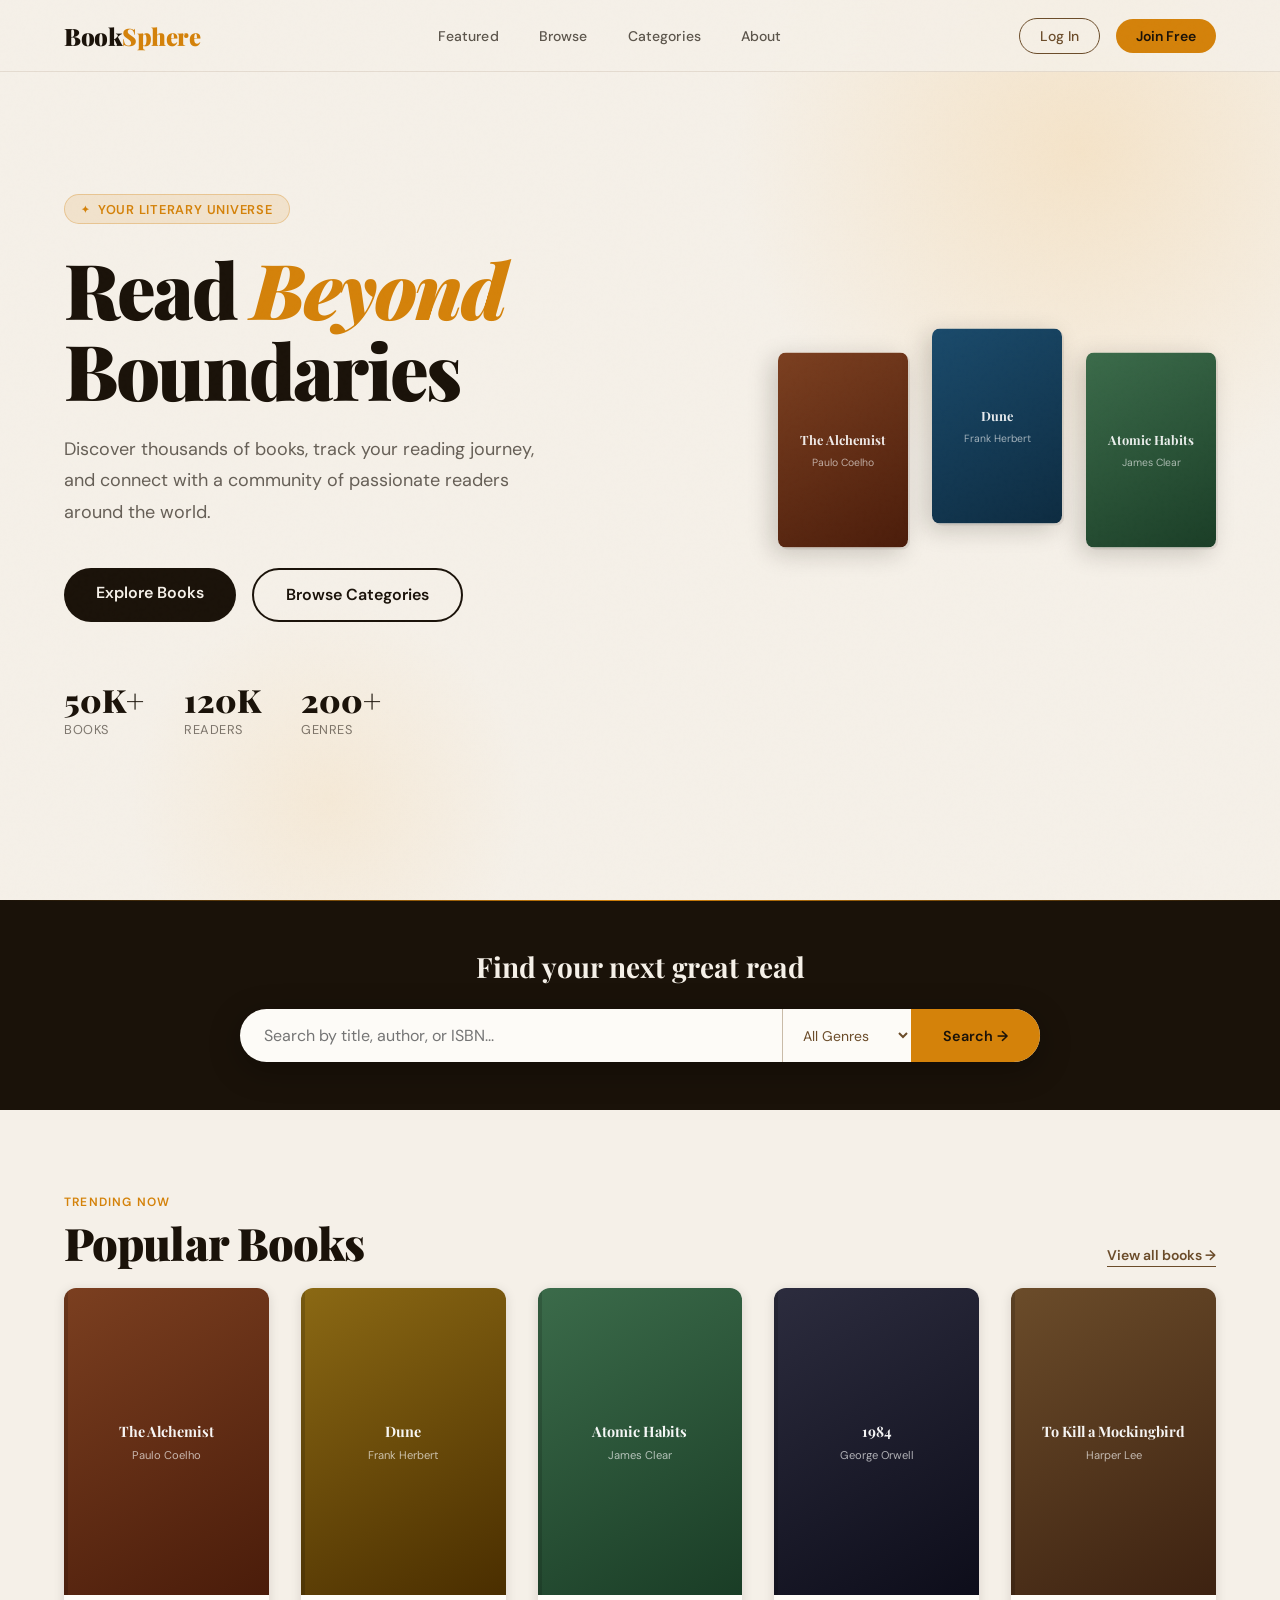
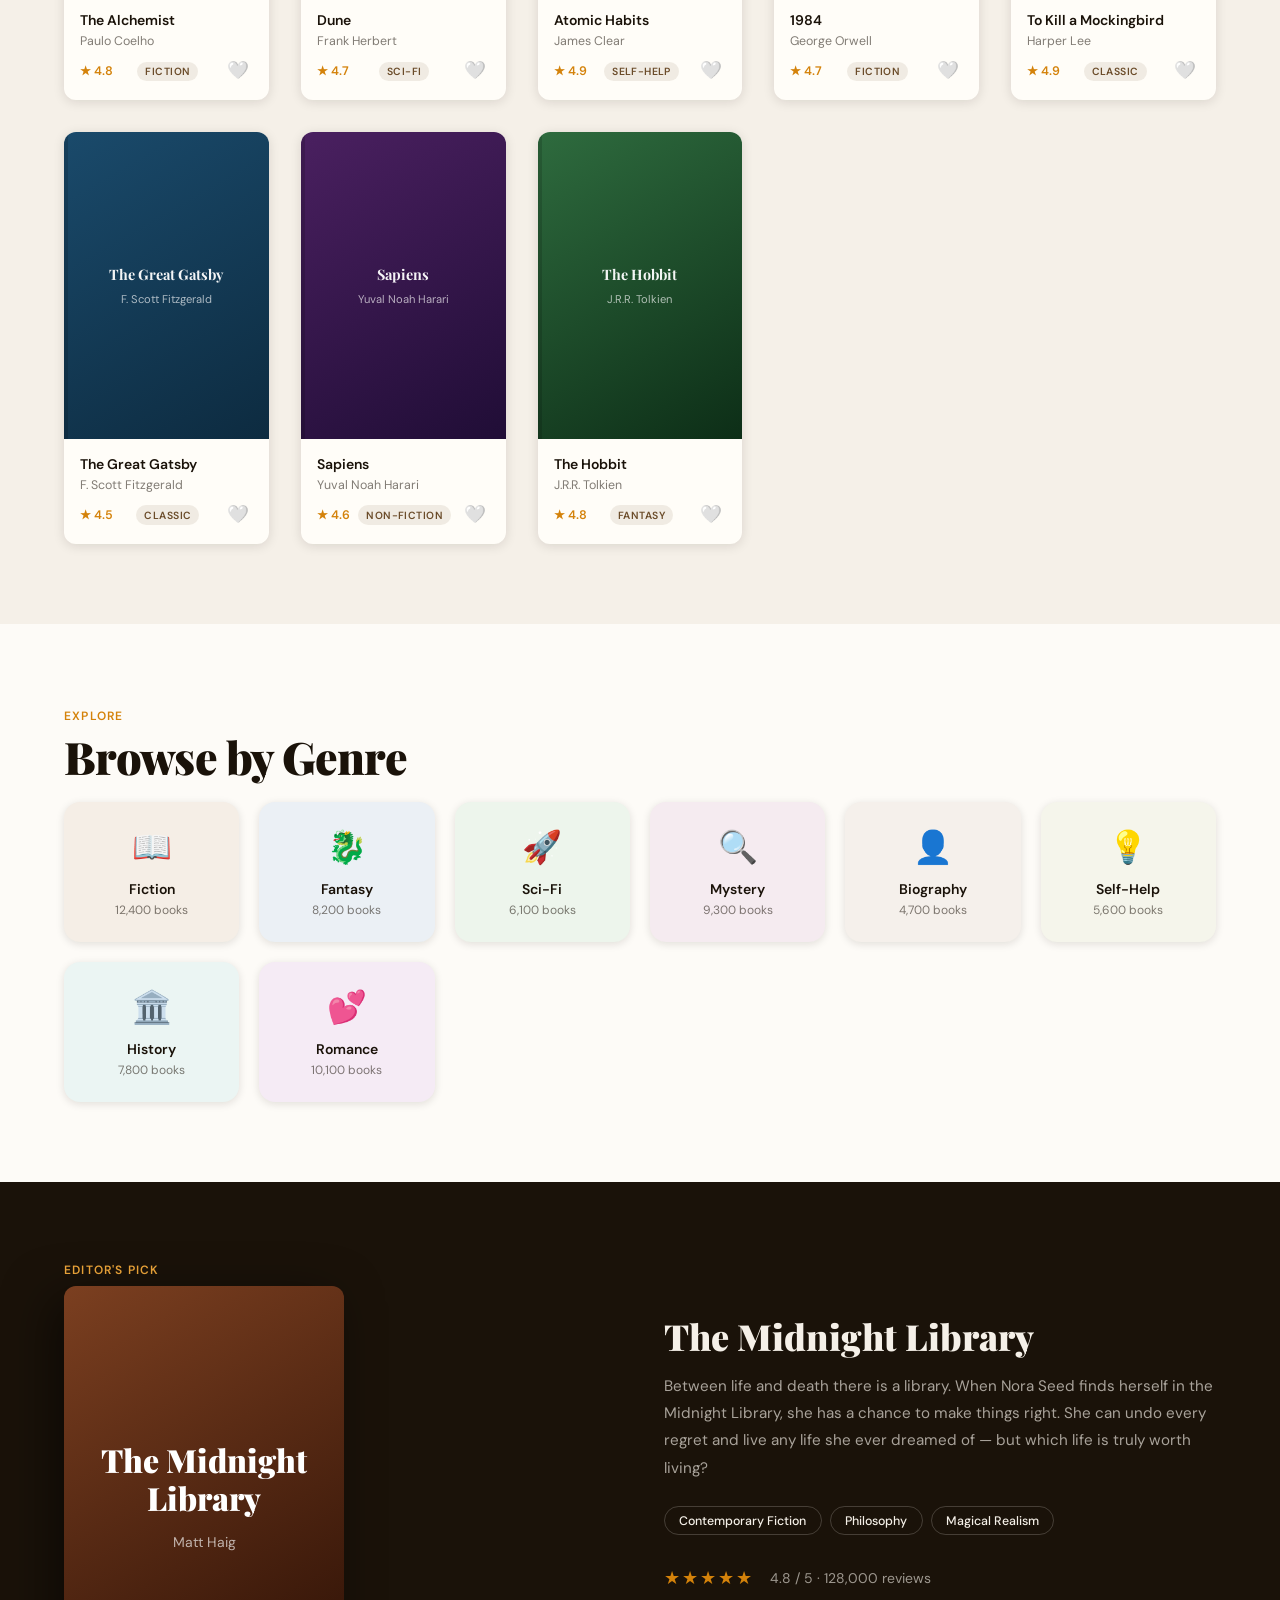
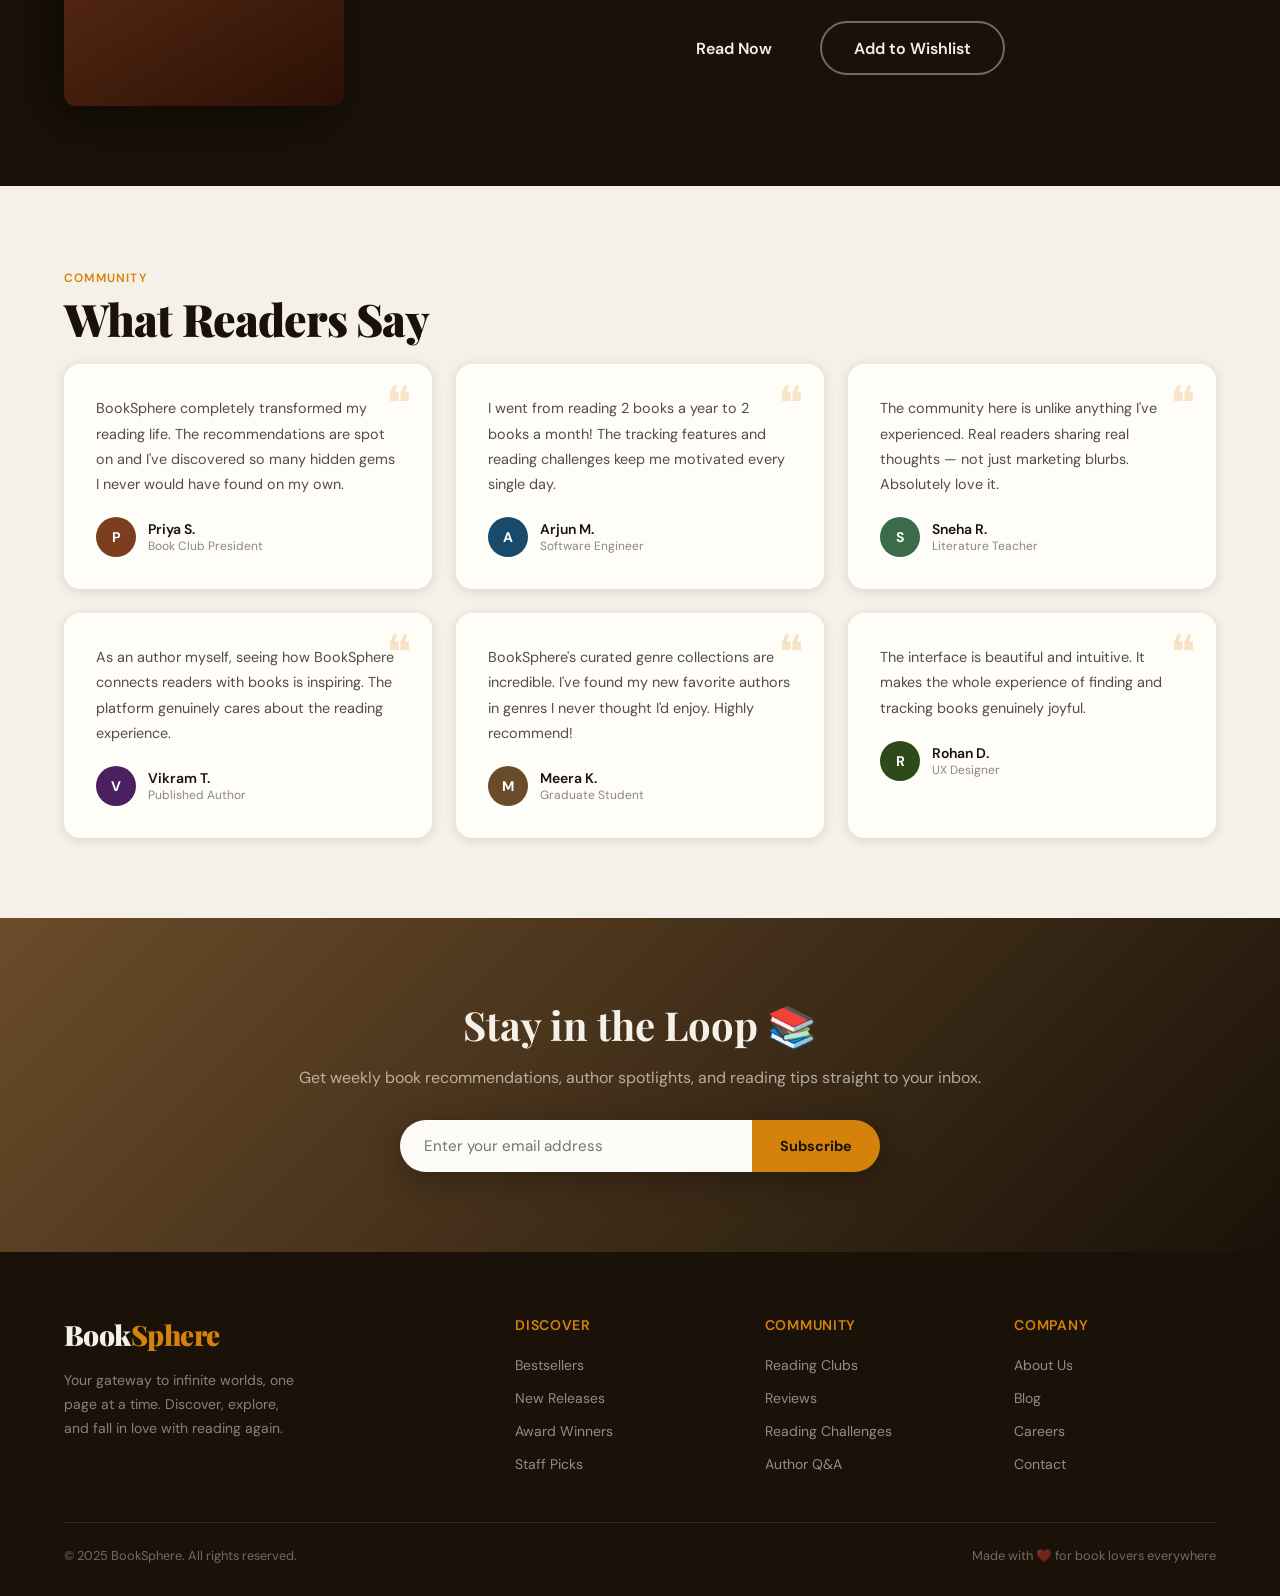
<file: index.html>
<!doctype html>
<html lang="en">
  <head>
    <meta charset="UTF-8" />
    <meta name="viewport" content="width=device-width, initial-scale=1.0" />
    <title>BookSphere — Read Beyond Boundaries</title>

    <!-- Google Fonts -->
    <link rel="preconnect" href="https://fonts.googleapis.com" />
    <link
      href="https://fonts.googleapis.com/css2?family=Playfair+Display:ital,wght@0,400;0,700;0,900;1,400&family=DM+Sans:wght@300;400;500;600&display=swap"
      rel="stylesheet"
    />

    <!-- CSS File -->
    <link rel="stylesheet" href="style.css" />
  </head>
  <body>
    <!-- ── NAV ── -->
    <nav id="navbar">
      <a href="#" class="nav-logo">Book<span>Sphere</span></a>
      <ul class="nav-links">
        <li><a href="#featured">Featured</a></li>
        <li><a href="#books">Browse</a></li>
        <li><a href="#categories">Categories</a></li>
        <li><a href="#about">About</a></li>
      </ul>
      <div class="nav-actions">
        <button
          class="btn-ghost"
          onclick="showToast('🔑 Login feature coming soon!')"
        >
          Log In
        </button>
        <button
          class="btn-primary"
          onclick="showToast('🎉 Sign up feature coming soon!')"
        >
          Join Free
        </button>
      </div>
    </nav>

    <!-- ── HERO ── -->
    <section class="hero">
      <div class="hero-bg-circle c1"></div>
      <div class="hero-bg-circle c2"></div>

      <div class="hero-content">
        <div class="hero-badge">Your literary universe</div>
        <h1>Read <em>Beyond</em><br />Boundaries</h1>
        <p>
          Discover thousands of books, track your reading journey, and connect
          with a community of passionate readers around the world.
        </p>
        <div class="hero-cta">
          <a href="#books" class="btn-lg primary">Explore Books</a>
          <a href="#categories" class="btn-lg secondary">Browse Categories</a>
        </div>
        <div class="hero-stats">
          <div class="stat-item">
            <div class="stat-num">50K+</div>
            <div class="stat-label">Books</div>
          </div>
          <div class="stat-item">
            <div class="stat-num">120K</div>
            <div class="stat-label">Readers</div>
          </div>
          <div class="stat-item">
            <div class="stat-num">200+</div>
            <div class="stat-label">Genres</div>
          </div>
        </div>
      </div>

      <!-- Decorative Hero Books -->
      <div class="hero-books">
        <div class="book-card-hero">
          <div
            class="book-cover-placeholder"
            style="background: linear-gradient(150deg, #7b3f20, #4a1c0a)"
          >
            <div class="cover-title">The Alchemist</div>
            <div class="cover-author">Paulo Coelho</div>
          </div>
        </div>
        <div class="book-card-hero">
          <div
            class="book-cover-placeholder"
            style="background: linear-gradient(150deg, #1a4a6b, #0d2b40)"
          >
            <div class="cover-title">Dune</div>
            <div class="cover-author">Frank Herbert</div>
          </div>
        </div>
        <div class="book-card-hero">
          <div
            class="book-cover-placeholder"
            style="background: linear-gradient(150deg, #3b6b4a, #1a3d26)"
          >
            <div class="cover-title">Atomic Habits</div>
            <div class="cover-author">James Clear</div>
          </div>
        </div>
      </div>
    </section>

    <!-- ── SEARCH ── -->
    <div class="search-section">
      <div class="search-inner">
        <h2>Find your next great read</h2>
        <div class="search-bar">
          <input
            type="text"
            id="searchInput"
            placeholder="Search by title, author, or ISBN..."
          />
          <select>
            <option>All Genres</option>
            <option>Fiction</option>
            <option>Non-Fiction</option>
            <option>Fantasy</option>
            <option>Mystery</option>
            <option>Sci-Fi</option>
            <option>Biography</option>
            <option>Self-Help</option>
          </select>
          <button onclick="handleSearch()">Search →</button>
        </div>
      </div>
    </div>

    <!-- ── TRENDING BOOKS ── -->
    <section id="books">
      <div class="section-header-row">
        <div class="section-header" style="margin-bottom: 0">
          <div class="section-label">Trending Now</div>
          <h2 class="section-title">Popular Books</h2>
        </div>
        <a href="#" class="view-all">View all books →</a>
      </div>
      <br />
      <div class="books-grid" id="booksGrid"></div>
    </section>

    <!-- ── CATEGORIES ── -->
    <section class="categories-section" id="categories">
      <div class="section-header-row">
        <div class="section-header" style="margin-bottom: 0">
          <div class="section-label">Explore</div>
          <h2 class="section-title">Browse by Genre</h2>
        </div>
      </div>
      <br />
      <div class="categories-grid" id="categoriesGrid"></div>
    </section>

    <!-- ── FEATURED BOOK ── -->
    <section class="featured-section" id="featured">
      <div
        class="section-label"
        style="color: var(--amber-light); display: block; margin-bottom: 0.5rem"
      >
        Editor's Pick
      </div>
      <div class="featured-grid">
        <div
          class="featured-cover"
          style="background: linear-gradient(150deg, #7b3f20 0%, #2c1005 100%)"
        >
          <div class="title" style="font-size: 2rem">The Midnight Library</div>
          <div class="author" style="margin-top: 1rem">Matt Haig</div>
        </div>
        <div class="featured-info">
          <h3>The Midnight Library</h3>
          <p>
            Between life and death there is a library. When Nora Seed finds
            herself in the Midnight Library, she has a chance to make things
            right. She can undo every regret and live any life she ever dreamed
            of — but which life is truly worth living?
          </p>
          <div class="featured-tags">
            <span class="tag">Contemporary Fiction</span>
            <span class="tag">Philosophy</span>
            <span class="tag">Magical Realism</span>
          </div>
          <div class="featured-rating">
            <span class="stars">★★★★★</span>
            <span class="rating-text">4.8 / 5 · 128,000 reviews</span>
          </div>
          <div style="display: flex; gap: 1rem; flex-wrap: wrap">
            <button
              class="btn-lg primary"
              style="border-radius: 50px"
              onclick="showToast('📖 Starting to read The Midnight Library!')"
            >
              Read Now
            </button>
            <button
              class="btn-lg secondary"
              style="
                border-radius: 50px;
                color: var(--cream);
                border-color: rgba(245, 240, 232, 0.4);
              "
              onclick="showToast('❤️ Added to wishlist!')"
            >
              Add to Wishlist
            </button>
          </div>
        </div>
      </div>
    </section>

    <!-- ── TESTIMONIALS ── -->
    <section class="testimonials-section" id="about">
      <div class="section-header-row">
        <div class="section-header" style="margin-bottom: 0">
          <div class="section-label">Community</div>
          <h2 class="section-title">What Readers Say</h2>
        </div>
      </div>
      <br />
      <div class="testimonials-grid" id="testimonialsGrid"></div>
    </section>

    <!-- ── NEWSLETTER ── -->
    <div class="newsletter-section">
      <h2>Stay in the Loop 📚</h2>
      <p>
        Get weekly book recommendations, author spotlights, and reading tips
        straight to your inbox.
      </p>
      <div class="newsletter-form">
        <input
          type="email"
          id="newsletterEmail"
          placeholder="Enter your email address"
        />
        <button onclick="handleNewsletter()">Subscribe</button>
      </div>
    </div>

    <!-- ── FOOTER ── -->
    <footer>
      <div class="footer-grid">
        <div class="footer-brand">
          <a href="#" class="nav-logo"
            >Book<span style="color: var(--amber)">Sphere</span></a
          >
          <p>
            Your gateway to infinite worlds, one page at a time. Discover,
            explore, and fall in love with reading again.
          </p>
        </div>
        <div class="footer-col">
          <h4>Discover</h4>
          <ul>
            <li><a href="#">Bestsellers</a></li>
            <li><a href="#">New Releases</a></li>
            <li><a href="#">Award Winners</a></li>
            <li><a href="#">Staff Picks</a></li>
          </ul>
        </div>
        <div class="footer-col">
          <h4>Community</h4>
          <ul>
            <li><a href="#">Reading Clubs</a></li>
            <li><a href="#">Reviews</a></li>
            <li><a href="#">Reading Challenges</a></li>
            <li><a href="#">Author Q&A</a></li>
          </ul>
        </div>
        <div class="footer-col">
          <h4>Company</h4>
          <ul>
            <li><a href="#">About Us</a></li>
            <li><a href="#">Blog</a></li>
            <li><a href="#">Careers</a></li>
            <li><a href="#">Contact</a></li>
          </ul>
        </div>
      </div>
      <div class="footer-bottom">
        <p>© 2025 BookSphere. All rights reserved.</p>
        <p>Made with ❤️ for book lovers everywhere</p>
      </div>
    </footer>

    <!-- ── MODAL ── -->
    <div class="modal-overlay" id="modalOverlay">
      <div class="modal" id="modalContent"></div>
    </div>

    <!-- ── TOAST ── -->
    <div class="toast" id="toast"></div>

    <!-- JavaScript File -->
    <script src="script.js"></script>
  </body>
</html>
</file>
<file: style.css>
/* ============================================
   BookSphere — style.css
   ============================================ */

*, *::before, *::after { box-sizing: border-box; margin: 0; padding: 0; }

:root {
  --cream: #F5F0E8;
  --warm-white: #FDFBF7;
  --ink: #1A1209;
  --brown: #6B4C2A;
  --amber: #D4820A;
  --amber-light: #F2A93B;
  --rust: #C1440E;
  --sage: #5C7A5C;
  --dust: #C9BBA8;
  --card-bg: #FFFDF8;
  --shadow: rgba(26,18,9,0.12);
}

html { scroll-behavior: smooth; }

body {
  font-family: 'DM Sans', sans-serif;
  background: var(--cream);
  color: var(--ink);
  overflow-x: hidden;
}

/* ── NOISE OVERLAY ── */
body::before {
  content: '';
  position: fixed;
  inset: 0;
  background-image: url("data:image/svg+xml,%3Csvg viewBox='0 0 256 256' xmlns='http://www.w3.org/2000/svg'%3E%3Cfilter id='noise'%3E%3CfeTurbulence type='fractalNoise' baseFrequency='0.9' numOctaves='4' stitchTiles='stitch'/%3E%3C/filter%3E%3Crect width='100%25' height='100%25' filter='url(%23noise)' opacity='0.04'/%3E%3C/svg%3E");
  pointer-events: none;
  z-index: 9999;
  opacity: 0.4;
}

/* ── NAV ── */
nav {
  position: fixed; top: 0; left: 0; right: 0; z-index: 100;
  display: flex; align-items: center; justify-content: space-between;
  padding: 0 4rem;
  height: 72px;
  background: rgba(245,240,232,0.85);
  backdrop-filter: blur(16px);
  border-bottom: 1px solid rgba(107,76,42,0.12);
  transition: box-shadow 0.3s;
}
nav.scrolled { box-shadow: 0 4px 32px var(--shadow); }

.nav-logo {
  font-family: 'Playfair Display', serif;
  font-size: 1.5rem;
  font-weight: 900;
  color: var(--ink);
  text-decoration: none;
  letter-spacing: -0.02em;
}
.nav-logo span { color: var(--amber); }

.nav-links { display: flex; gap: 2.5rem; list-style: none; }
.nav-links a {
  text-decoration: none;
  color: var(--ink);
  font-size: 0.875rem;
  font-weight: 500;
  letter-spacing: 0.01em;
  opacity: 0.7;
  transition: opacity 0.2s;
}
.nav-links a:hover { opacity: 1; }

.nav-actions { display: flex; gap: 1rem; align-items: center; }
.btn-ghost {
  background: none; border: 1.5px solid var(--brown);
  padding: 0.5rem 1.25rem; border-radius: 50px;
  font-size: 0.875rem; font-weight: 500; color: var(--brown);
  cursor: pointer; font-family: 'DM Sans', sans-serif;
  transition: all 0.2s;
}
.btn-ghost:hover { background: var(--brown); color: var(--cream); }
.btn-primary {
  background: var(--amber); border: none;
  padding: 0.5rem 1.25rem; border-radius: 50px;
  font-size: 0.875rem; font-weight: 600; color: var(--ink);
  cursor: pointer; font-family: 'DM Sans', sans-serif;
  transition: all 0.2s;
}
.btn-primary:hover { background: var(--amber-light); transform: translateY(-1px); }

/* ── HERO ── */
.hero {
  min-height: 100vh;
  display: flex; align-items: center;
  padding: 6rem 4rem 4rem;
  position: relative;
  overflow: hidden;
}
.hero-bg-circle {
  position: absolute;
  border-radius: 50%;
  background: radial-gradient(circle, var(--amber-light) 0%, transparent 70%);
  opacity: 0.18;
  pointer-events: none;
}
.hero-bg-circle.c1 { width: 700px; height: 700px; top: -200px; right: -150px; }
.hero-bg-circle.c2 { width: 400px; height: 400px; bottom: -100px; left: 10%; opacity: 0.1; }

.hero-content { max-width: 620px; position: relative; z-index: 1; animation: fadeUp 0.9s ease both; }
.hero-badge {
  display: inline-flex; align-items: center; gap: 0.5rem;
  background: rgba(212,130,10,0.12); border: 1px solid rgba(212,130,10,0.3);
  padding: 0.35rem 1rem; border-radius: 50px;
  font-size: 0.8rem; font-weight: 600; color: var(--amber);
  letter-spacing: 0.06em; text-transform: uppercase;
  margin-bottom: 1.5rem;
}
.hero-badge::before { content: '✦'; font-size: 0.6rem; }

.hero h1 {
  font-family: 'Playfair Display', serif;
  font-size: clamp(3rem, 6vw, 5.5rem);
  font-weight: 900; line-height: 1.05;
  letter-spacing: -0.03em; margin-bottom: 1.5rem;
}
.hero h1 em { font-style: italic; color: var(--amber); }
.hero p { font-size: 1.125rem; line-height: 1.75; opacity: 0.65; max-width: 480px; margin-bottom: 2.5rem; }

.hero-cta { display: flex; gap: 1rem; flex-wrap: wrap; margin-bottom: 3.5rem; }
.btn-lg {
  padding: 0.9rem 2rem; border-radius: 50px;
  font-size: 1rem; font-weight: 600;
  cursor: pointer; font-family: 'DM Sans', sans-serif;
  transition: all 0.25s; text-decoration: none; display: inline-block;
}
.btn-lg.primary { background: var(--ink); color: var(--cream); border: none; }
.btn-lg.primary:hover { background: var(--brown); transform: translateY(-2px); box-shadow: 0 8px 24px rgba(26,18,9,0.25); }
.btn-lg.secondary { background: transparent; color: var(--ink); border: 2px solid var(--ink); }
.btn-lg.secondary:hover { background: var(--ink); color: var(--cream); }

.hero-stats { display: flex; gap: 2.5rem; }
.stat-num { font-family: 'Playfair Display', serif; font-size: 2rem; font-weight: 900; color: var(--ink); }
.stat-label { font-size: 0.8rem; opacity: 0.55; letter-spacing: 0.04em; text-transform: uppercase; }

.hero-books {
  position: absolute; right: 4rem; top: 50%;
  transform: translateY(-50%);
  display: flex; gap: 1.5rem; align-items: flex-end;
  animation: fadeLeft 0.9s 0.2s ease both;
}
.book-card-hero {
  width: 130px; border-radius: 8px;
  box-shadow: -6px 6px 24px rgba(26,18,9,0.2), 2px 2px 0 rgba(26,18,9,0.08);
  overflow: hidden; transition: transform 0.3s; cursor: pointer;
}
.book-card-hero:hover { transform: translateY(-12px) rotate(-2deg); }
.book-card-hero:nth-child(2) { transform: translateY(-24px); }
.book-card-hero:nth-child(2):hover { transform: translateY(-36px) rotate(2deg); }
.book-cover-placeholder {
  width: 100%; aspect-ratio: 2/3;
  display: flex; flex-direction: column;
  align-items: center; justify-content: center;
  padding: 1rem; text-align: center;
}
.book-cover-placeholder .cover-title {
  font-family: 'Playfair Display', serif;
  font-size: 0.8rem; font-weight: 700;
  color: rgba(255,255,255,0.9); line-height: 1.3;
}
.book-cover-placeholder .cover-author { font-size: 0.65rem; margin-top: 0.4rem; color: rgba(255,255,255,0.6); }

/* ── SEARCH ── */
.search-section { padding: 3rem 4rem; background: var(--ink); position: relative; }
.search-section::before {
  content: ''; position: absolute; top: 0; left: 0; right: 0;
  height: 1px; background: linear-gradient(90deg, transparent, var(--amber), transparent);
}
.search-inner { max-width: 800px; margin: 0 auto; text-align: center; }
.search-inner h2 { font-family: 'Playfair Display', serif; font-size: 1.75rem; color: var(--cream); margin-bottom: 1.5rem; }
.search-bar { display: flex; background: var(--warm-white); border-radius: 50px; overflow: hidden; box-shadow: 0 8px 32px rgba(0,0,0,0.3); }
.search-bar input { flex: 1; padding: 1rem 1.5rem; border: none; outline: none; font-family: 'DM Sans', sans-serif; font-size: 1rem; background: transparent; color: var(--ink); }
.search-bar select { padding: 0 1rem; border: none; border-left: 1px solid var(--dust); font-family: 'DM Sans', sans-serif; font-size: 0.875rem; background: transparent; color: var(--brown); cursor: pointer; outline: none; }
.search-bar button { padding: 1rem 2rem; background: var(--amber); border: none; font-family: 'DM Sans', sans-serif; font-weight: 600; font-size: 0.9rem; color: var(--ink); cursor: pointer; transition: background 0.2s; }
.search-bar button:hover { background: var(--amber-light); }

/* ── SECTIONS ── */
section { padding: 5rem 4rem; }
.section-header { margin-bottom: 3rem; }
.section-label { display: inline-block; font-size: 0.75rem; font-weight: 600; letter-spacing: 0.1em; text-transform: uppercase; color: var(--amber); margin-bottom: 0.5rem; }
.section-title { font-family: 'Playfair Display', serif; font-size: clamp(2rem, 3.5vw, 3rem); font-weight: 900; letter-spacing: -0.02em; line-height: 1.1; }
.section-header-row { display: flex; align-items: flex-end; justify-content: space-between; flex-wrap: wrap; gap: 1rem; }
.view-all { font-size: 0.875rem; font-weight: 600; color: var(--brown); text-decoration: none; border-bottom: 1.5px solid var(--brown); padding-bottom: 2px; transition: color 0.2s; }
.view-all:hover { color: var(--amber); border-color: var(--amber); }

/* ── BOOKS GRID ── */
.books-grid { display: grid; grid-template-columns: repeat(auto-fill, minmax(180px, 1fr)); gap: 2rem; }
.book-card { background: var(--card-bg); border-radius: 12px; overflow: hidden; box-shadow: 0 2px 12px var(--shadow); transition: transform 0.3s, box-shadow 0.3s; cursor: pointer; animation: fadeUp 0.5s ease both; }
.book-card:hover { transform: translateY(-6px); box-shadow: 0 12px 36px var(--shadow); }
.book-cover { aspect-ratio: 2/3; width: 100%; display: flex; flex-direction: column; align-items: center; justify-content: center; padding: 1.25rem; text-align: center; position: relative; }
.book-cover::after { content: ''; position: absolute; top: 0; bottom: 0; left: 0; width: 4px; background: rgba(0,0,0,0.15); }
.book-cover .title { font-family: 'Playfair Display', serif; font-size: 0.9rem; font-weight: 700; line-height: 1.3; color: rgba(255,255,255,0.95); }
.book-cover .author { font-size: 0.7rem; margin-top: 0.5rem; color: rgba(255,255,255,0.65); }
.book-info { padding: 1rem; }
.book-info .book-title { font-weight: 600; font-size: 0.875rem; margin-bottom: 0.2rem; line-height: 1.3; }
.book-info .book-author { font-size: 0.775rem; opacity: 0.55; margin-bottom: 0.6rem; }
.book-meta { display: flex; align-items: center; justify-content: space-between; }
.rating { display: flex; align-items: center; gap: 0.25rem; font-size: 0.775rem; font-weight: 600; color: var(--amber); }
.genre-tag { font-size: 0.65rem; font-weight: 600; letter-spacing: 0.04em; text-transform: uppercase; background: rgba(107,76,42,0.1); color: var(--brown); padding: 0.2rem 0.5rem; border-radius: 50px; }
.wishlist-btn { background: none; border: none; cursor: pointer; font-size: 1.1rem; line-height: 1; padding: 0.25rem; transition: transform 0.2s; }
.wishlist-btn:hover { transform: scale(1.25); }

/* ── CATEGORIES ── */
.categories-section { background: var(--warm-white); }
.categories-grid { display: grid; grid-template-columns: repeat(auto-fill, minmax(160px, 1fr)); gap: 1.25rem; }
.category-card { border-radius: 16px; padding: 1.5rem 1rem; text-align: center; cursor: pointer; transition: transform 0.25s, box-shadow 0.25s; box-shadow: 0 2px 8px var(--shadow); }
.category-card:hover { transform: translateY(-4px); box-shadow: 0 8px 24px var(--shadow); }
.cat-icon { font-size: 2rem; margin-bottom: 0.75rem; }
.cat-name { font-weight: 600; font-size: 0.875rem; margin-bottom: 0.25rem; }
.cat-count { font-size: 0.75rem; opacity: 0.55; }

/* ── FEATURED ── */
.featured-section { background: var(--ink); color: var(--cream); }
.featured-section .section-title { color: var(--cream); }
.featured-grid { display: grid; grid-template-columns: 1fr 1fr; gap: 3rem; align-items: center; }
.featured-cover { aspect-ratio: 2/3; max-width: 280px; border-radius: 12px; display: flex; flex-direction: column; align-items: center; justify-content: center; padding: 2rem; text-align: center; box-shadow: -12px 12px 48px rgba(0,0,0,0.5); }
.featured-cover .title { font-family: 'Playfair Display', serif; font-size: 1.5rem; font-weight: 900; color: #fff; line-height: 1.2; }
.featured-cover .author { font-size: 0.875rem; color: rgba(255,255,255,0.65); margin-top: 0.75rem; }
.featured-info .section-label { color: var(--amber-light); }
.featured-info h3 { font-family: 'Playfair Display', serif; font-size: 2.25rem; font-weight: 900; line-height: 1.1; margin-bottom: 1rem; }
.featured-info p { opacity: 0.65; line-height: 1.8; margin-bottom: 1.5rem; font-size: 0.95rem; }
.featured-tags { display: flex; gap: 0.5rem; flex-wrap: wrap; margin-bottom: 2rem; }
.tag { padding: 0.35rem 0.9rem; border-radius: 50px; font-size: 0.775rem; font-weight: 500; border: 1px solid rgba(245,240,232,0.2); color: var(--cream); }
.featured-rating { display: flex; align-items: center; gap: 1rem; margin-bottom: 2rem; }
.stars { color: var(--amber); font-size: 1.1rem; letter-spacing: 2px; }
.rating-text { font-size: 0.875rem; opacity: 0.6; }

/* ── TESTIMONIALS ── */
.testimonials-section { background: var(--cream); }
.testimonials-grid { display: grid; grid-template-columns: repeat(auto-fill, minmax(280px, 1fr)); gap: 1.5rem; }
.testimonial-card { background: var(--card-bg); border-radius: 16px; padding: 2rem; box-shadow: 0 2px 12px var(--shadow); position: relative; }
.testimonial-card::before { content: '❝'; font-size: 3rem; color: var(--amber); opacity: 0.2; line-height: 1; position: absolute; top: 1rem; right: 1.25rem; }
.testimonial-text { font-size: 0.9rem; line-height: 1.75; opacity: 0.75; margin-bottom: 1.25rem; }
.testimonial-author { display: flex; align-items: center; gap: 0.75rem; }
.avatar { width: 40px; height: 40px; border-radius: 50%; display: flex; align-items: center; justify-content: center; font-weight: 700; font-size: 0.875rem; color: white; flex-shrink: 0; }
.author-name { font-weight: 600; font-size: 0.875rem; }
.author-role { font-size: 0.75rem; opacity: 0.5; }

/* ── NEWSLETTER ── */
.newsletter-section { background: linear-gradient(135deg, var(--brown) 0%, var(--ink) 100%); text-align: center; padding: 5rem 4rem; }
.newsletter-section h2 { font-family: 'Playfair Display', serif; font-size: 2.5rem; color: var(--cream); margin-bottom: 1rem; }
.newsletter-section p { color: rgba(245,240,232,0.65); margin-bottom: 2rem; font-size: 1rem; }
.newsletter-form { display: flex; max-width: 480px; margin: 0 auto; border-radius: 50px; overflow: hidden; box-shadow: 0 8px 32px rgba(0,0,0,0.3); }
.newsletter-form input { flex: 1; padding: 1rem 1.5rem; border: none; outline: none; font-family: 'DM Sans', sans-serif; font-size: 0.95rem; background: var(--warm-white); }
.newsletter-form button { padding: 1rem 1.75rem; background: var(--amber); border: none; font-family: 'DM Sans', sans-serif; font-weight: 700; color: var(--ink); cursor: pointer; font-size: 0.9rem; transition: background 0.2s; white-space: nowrap; }
.newsletter-form button:hover { background: var(--amber-light); }

/* ── FOOTER ── */
footer { background: var(--ink); color: var(--cream); padding: 4rem 4rem 2rem; }
.footer-grid { display: grid; grid-template-columns: 2fr 1fr 1fr 1fr; gap: 3rem; margin-bottom: 3rem; }
.footer-brand .nav-logo { display: block; margin-bottom: 1rem; color: var(--cream); font-size: 1.75rem; }
.footer-brand p { font-size: 0.875rem; opacity: 0.5; line-height: 1.7; max-width: 240px; }
.footer-col h4 { font-weight: 600; font-size: 0.875rem; letter-spacing: 0.05em; text-transform: uppercase; color: var(--amber); margin-bottom: 1.25rem; }
.footer-col ul { list-style: none; display: flex; flex-direction: column; gap: 0.75rem; }
.footer-col a { text-decoration: none; color: rgba(245,240,232,0.55); font-size: 0.875rem; transition: color 0.2s; }
.footer-col a:hover { color: var(--cream); }
.footer-bottom { border-top: 1px solid rgba(245,240,232,0.1); padding-top: 1.5rem; display: flex; align-items: center; justify-content: space-between; flex-wrap: wrap; gap: 1rem; }
.footer-bottom p { font-size: 0.8rem; opacity: 0.4; }

/* ── MODAL ── */
.modal-overlay { position: fixed; inset: 0; z-index: 500; background: rgba(26,18,9,0.7); backdrop-filter: blur(6px); display: flex; align-items: center; justify-content: center; padding: 2rem; opacity: 0; pointer-events: none; transition: opacity 0.3s; }
.modal-overlay.open { opacity: 1; pointer-events: all; }
.modal { background: var(--warm-white); border-radius: 20px; max-width: 600px; width: 100%; padding: 2.5rem; transform: translateY(20px); transition: transform 0.3s; max-height: 90vh; overflow-y: auto; }
.modal-overlay.open .modal { transform: translateY(0); }
.modal-header { display: flex; align-items: flex-start; justify-content: space-between; gap: 1rem; margin-bottom: 1.5rem; }
.modal-close { background: none; border: none; font-size: 1.5rem; cursor: pointer; opacity: 0.4; line-height: 1; transition: opacity 0.2s; }
.modal-close:hover { opacity: 1; }
.modal-book-row { display: flex; gap: 2rem; margin-bottom: 2rem; }
.modal-cover { width: 120px; flex-shrink: 0; border-radius: 8px; aspect-ratio: 2/3; display: flex; align-items: center; justify-content: center; padding: 1rem; text-align: center; }
.modal-cover .title { font-family: 'Playfair Display', serif; font-size: 0.9rem; font-weight: 700; color: #fff; }
.modal-details .by { opacity: 0.55; font-size: 0.875rem; margin-bottom: 1rem; }
.modal-details p { font-size: 0.9rem; line-height: 1.8; opacity: 0.7; }
.modal-actions { display: flex; gap: 1rem; flex-wrap: wrap; }
.modal-actions button { padding: 0.75rem 1.5rem; border-radius: 50px; font-family: 'DM Sans', sans-serif; font-weight: 600; font-size: 0.9rem; cursor: pointer; transition: all 0.2s; }
.btn-read { background: var(--ink); color: var(--cream); border: none; }
.btn-read:hover { background: var(--brown); }
.btn-wish { background: none; color: var(--brown); border: 2px solid var(--brown); }
.btn-wish:hover { background: var(--brown); color: var(--cream); }

/* ── TOAST ── */
.toast { position: fixed; bottom: 2rem; right: 2rem; z-index: 999; background: var(--ink); color: var(--cream); padding: 1rem 1.5rem; border-radius: 12px; font-size: 0.875rem; font-weight: 500; transform: translateY(100px); opacity: 0; transition: all 0.4s cubic-bezier(0.34, 1.56, 0.64, 1); box-shadow: 0 8px 32px rgba(0,0,0,0.3); }
.toast.show { transform: translateY(0); opacity: 1; }

/* ── ANIMATIONS ── */
@keyframes fadeUp { from { opacity: 0; transform: translateY(24px); } to { opacity: 1; transform: translateY(0); } }
@keyframes fadeLeft { from { opacity: 0; transform: translateX(40px) translateY(-50%); } to { opacity: 1; transform: translateX(0) translateY(-50%); } }

/* ── RESPONSIVE ── */
@media (max-width: 900px) {
  nav { padding: 0 1.5rem; }
  .nav-links { display: none; }
  section, .hero, .search-section, .newsletter-section, footer { padding-left: 1.5rem; padding-right: 1.5rem; }
  .hero-books { display: none; }
  .hero { min-height: auto; padding-top: 8rem; padding-bottom: 4rem; }
  .featured-grid { grid-template-columns: 1fr; }
  .footer-grid { grid-template-columns: 1fr 1fr; }
}
@media (max-width: 600px) {
  .footer-grid { grid-template-columns: 1fr; }
  .newsletter-form { flex-direction: column; border-radius: 16px; }
  .newsletter-form input, .newsletter-form button { border-radius: 12px; }
  .modal-book-row { flex-direction: column; }
}
</file>
